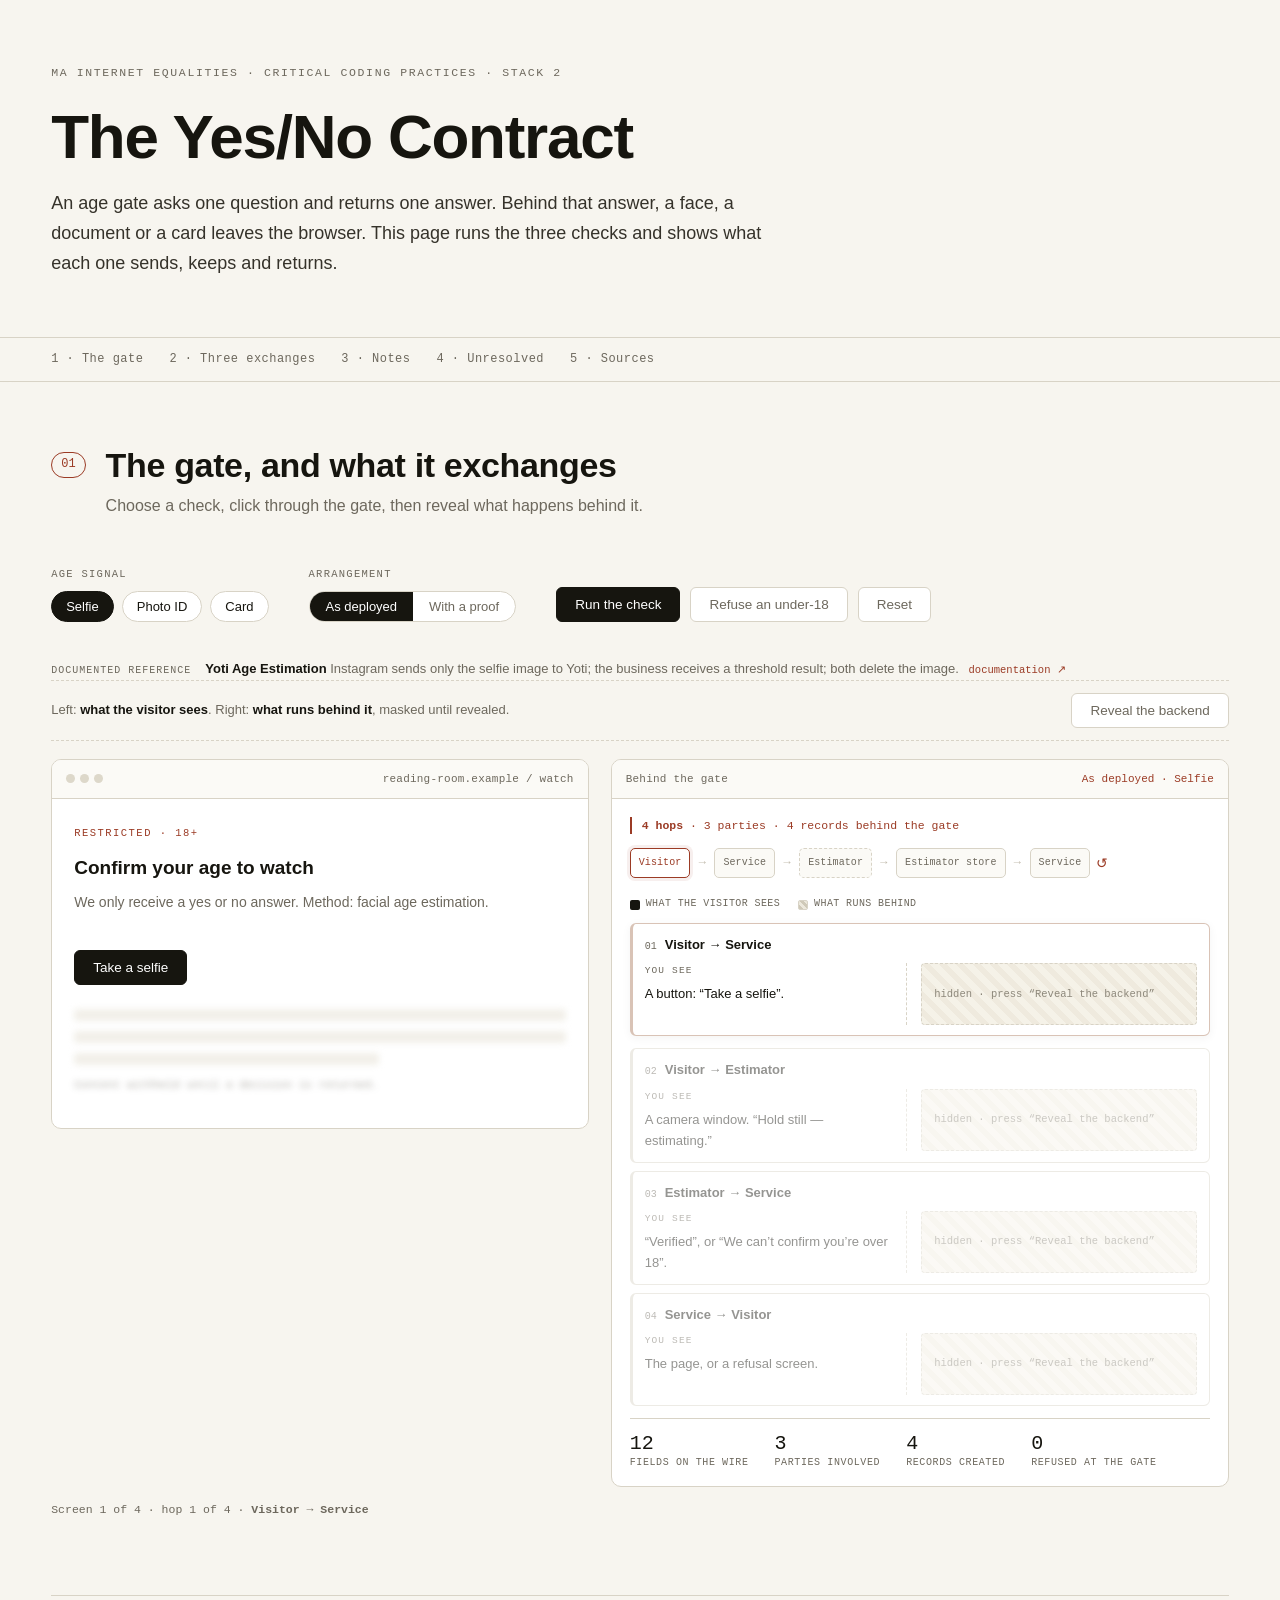
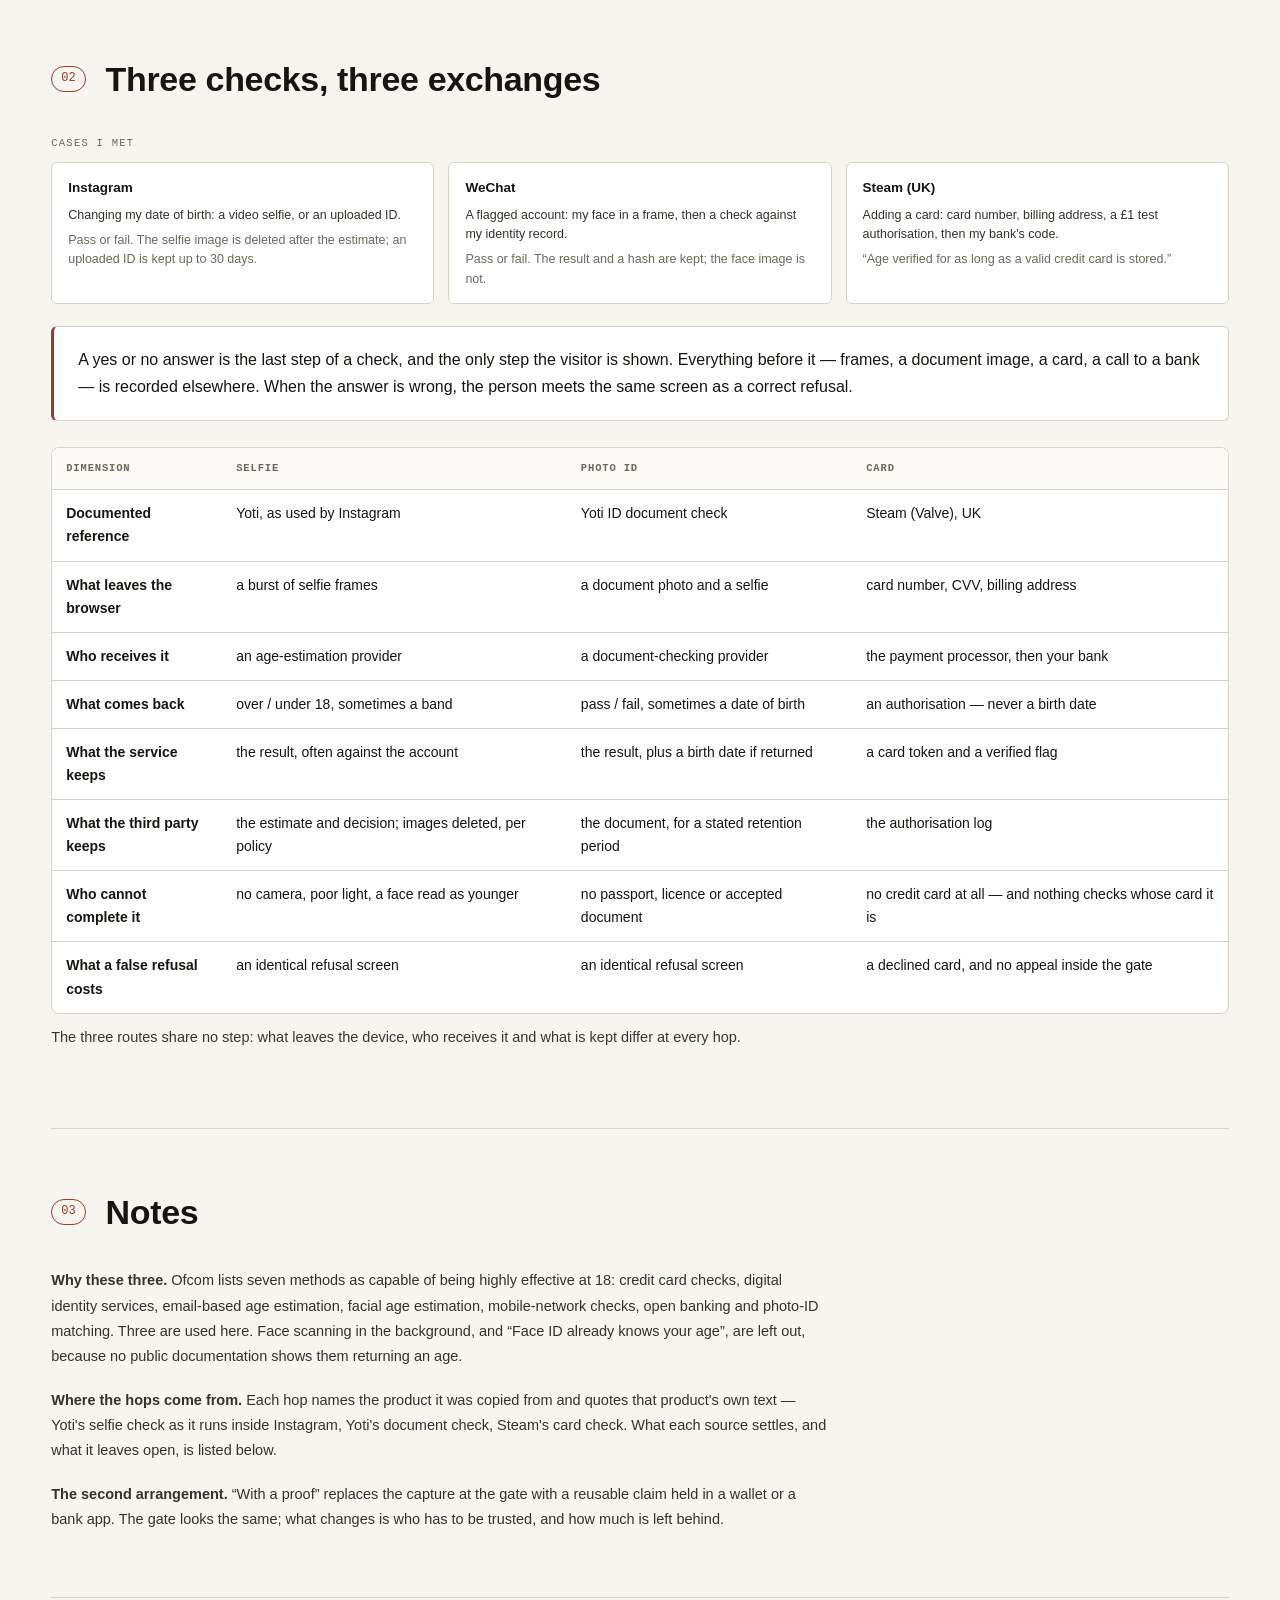
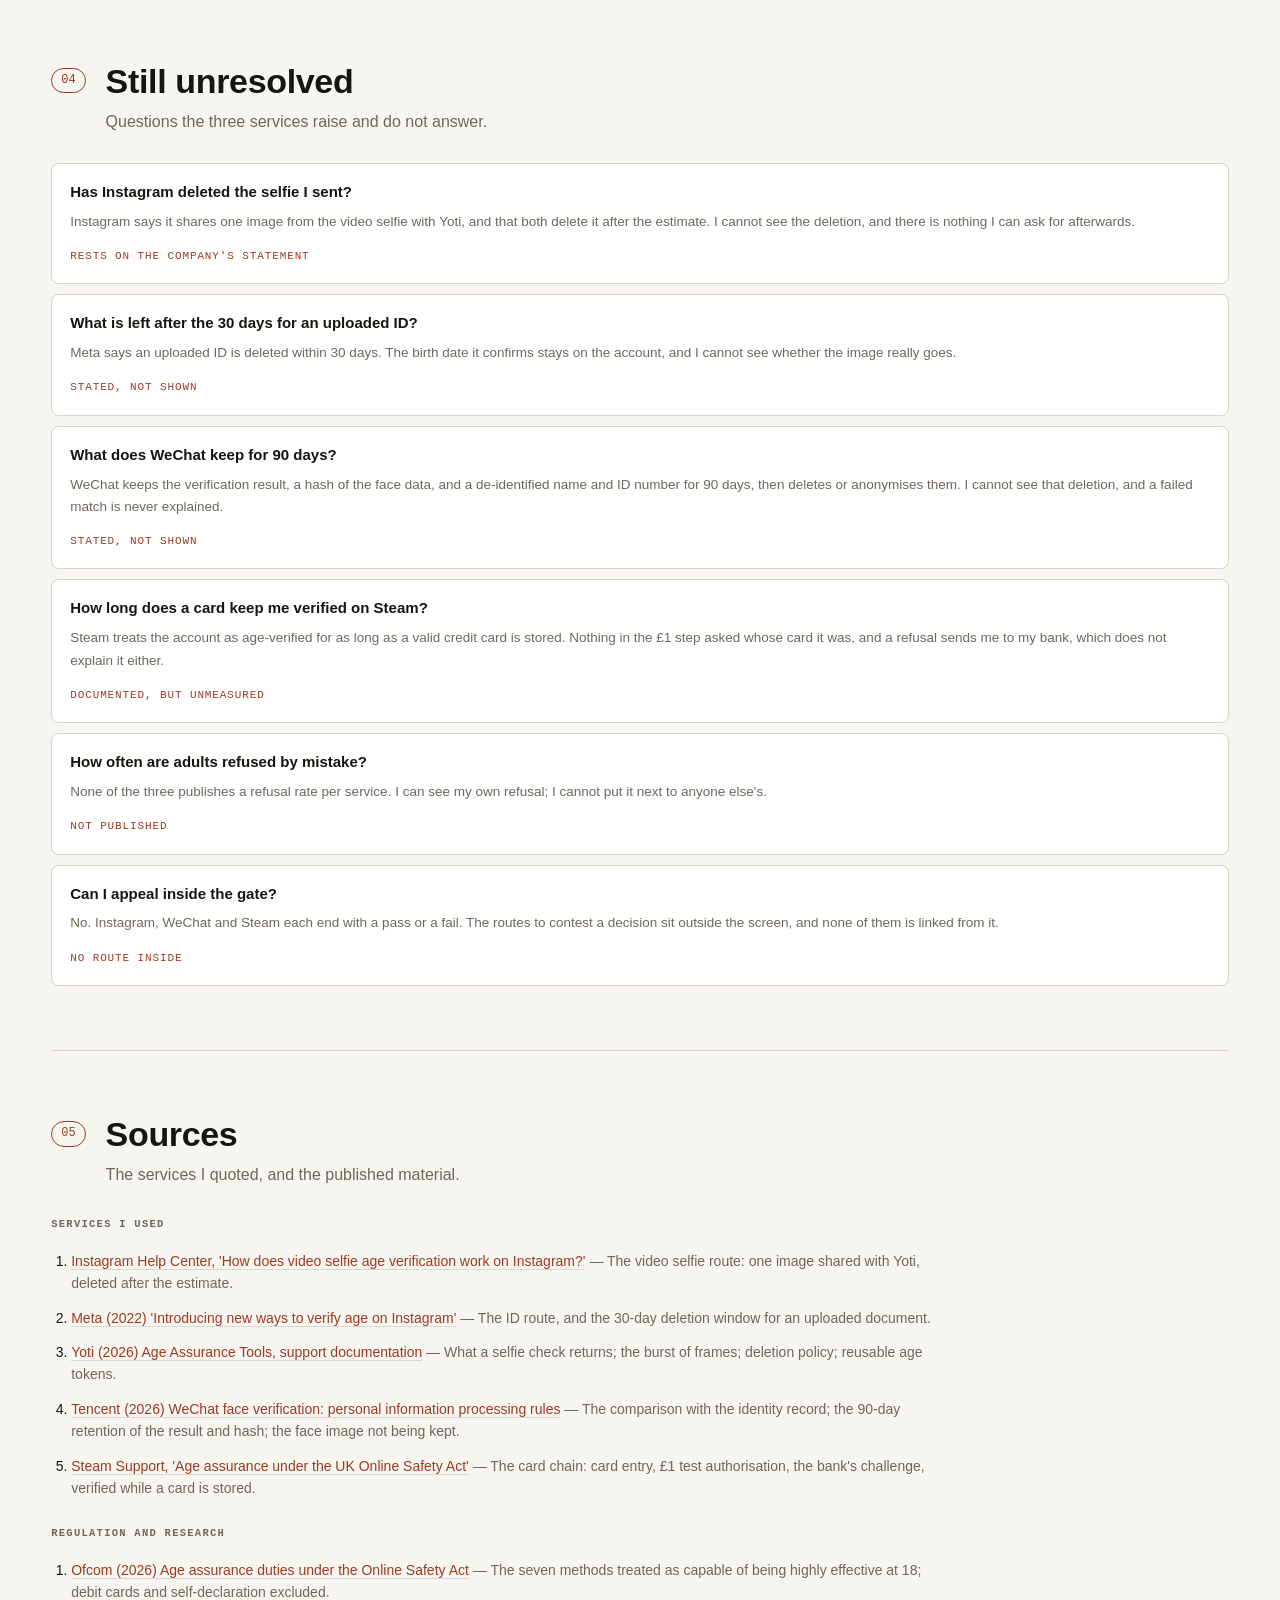
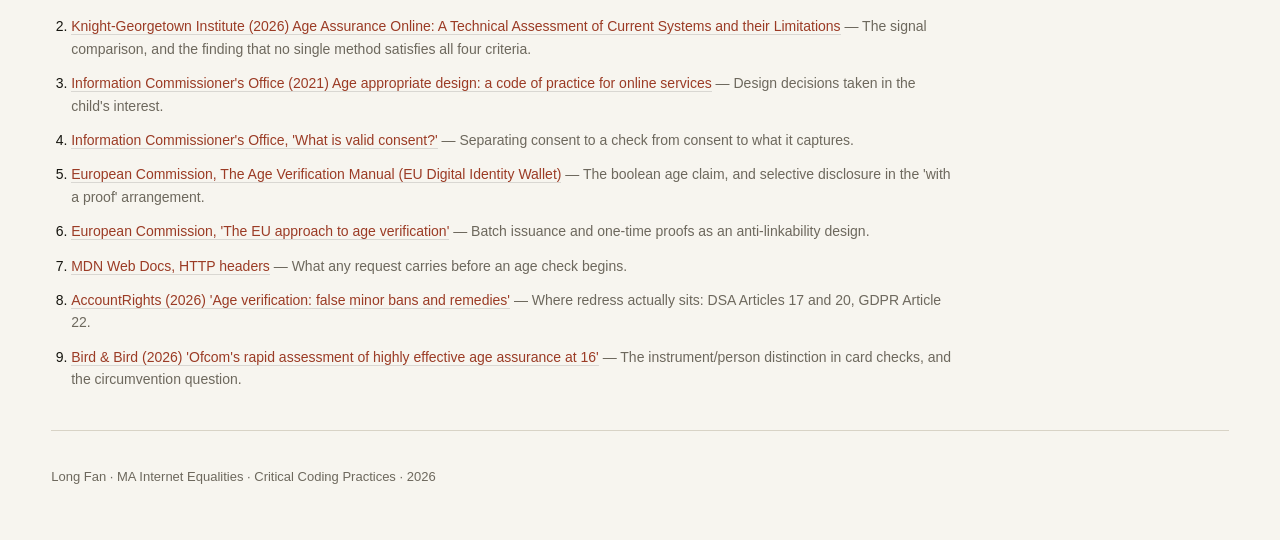
<file: prototype/index.html>
<!DOCTYPE html>
<html lang="en">
<head>
<meta charset="utf-8" />
<meta name="viewport" content="width=device-width, initial-scale=1" />
<title>The Yes/No Contract</title>
<link rel="stylesheet" href="css/styles.css" />
</head>
<body>

<header class="site-header">
  <div class="wrap">
    <p class="kicker">MA Internet Equalities · Critical Coding Practices · Stack 2</p>
    <h1>The Yes/No Contract</h1>
    <p class="lede">An age gate asks one question and returns one answer. Behind that answer, a face, a document
      or a card leaves the browser. This page runs the three checks and shows what each one sends, keeps and
      returns.</p>
  </div>
</header>

<nav class="site-nav">
  <div class="wrap">
    <a href="#gate">1 · The gate</a>
    <a href="#exchanges">2 · Three exchanges</a>
    <a href="#notes">3 · Notes</a>
    <a href="#unresolved">4 · Unresolved</a>
    <a href="#sources">5 · Sources</a>
  </div>
</nav>

<main class="wrap">

  <!-- ============ 1. GATE ============ -->
  <section id="gate" class="section">
    <div class="section-head">
      <span class="num">01</span>
      <div>
        <h2>The gate, and what it exchanges</h2>
        <p class="section-sub">Choose a check, click through the gate, then reveal what happens behind it.</p>
      </div>
    </div>

    <div class="controls">
      <div class="control-group">
        <label class="control-label">Age signal</label>
        <div id="method-chips" class="chips"></div>
      </div>
      <div class="control-group">
        <label class="control-label">Arrangement</label>
        <div class="segmented" role="tablist">
          <button class="seg is-active" data-view="default" role="tab">As deployed</button>
          <button class="seg" data-view="reworked" role="tab">With a proof</button>
        </div>
      </div>
      <div class="control-group control-actions">
        <button id="run" class="btn btn-primary">Run the check</button>
        <button id="wrong" class="btn btn-ghost" title="A 17-year-old, refused at the end of the check">Refuse an under-18</button>
        <button id="reset" class="btn btn-ghost">Reset</button>
      </div>
    </div>

    <div class="ref-strip">
      <span class="ref-label">Documented reference</span>
      <div class="ref-body">
        <strong id="ref-product">Yoti Age Estimation</strong>
        <span id="ref-detail">Selfie captured on the device; the business receives a threshold result.</span>
        <a id="ref-link" class="src-link" href="https://support.yoti.com/article-detail?articleId=ka0Py00000087WHIAY" target="_blank" rel="noopener">documentation ↗</a>
      </div>
    </div>

    <div class="reveal-bar">
      <div class="reveal-copy">
        Left: <strong>what the visitor sees</strong>. Right: <strong>what runs behind it</strong>, masked until revealed.
      </div>
      <button id="reveal" class="btn btn-ghost reveal-btn" aria-pressed="false">Reveal the backend</button>
    </div>

    <div id="stage" class="stage">
      <aside class="panel gate-panel">
        <div class="panel-head">
          <span class="dot-row"><i></i><i></i><i></i></span>
          <span class="panel-title" id="gate-host">reading-room.example / watch</span>
        </div>
        <div class="panel-body">
          <div id="gate-screen" class="gate-screen"></div>
          <div id="gate-content" class="gate-content is-locked">
            <div class="content-stub"></div>
            <div class="content-stub"></div>
            <div class="content-stub short"></div>
            <p class="locked-note">Content withheld until a decision is returned.</p>
          </div>
        </div>
      </aside>

      <div class="panel flow-panel">
        <div class="panel-head">
          <span class="panel-title">Behind the gate</span>
          <span id="view-label" class="panel-meta">As deployed</span>
        </div>
        <div class="panel-body">
          <div id="flow-gap" class="flow-gap"></div>
          <div id="flow-chain" class="flow-chain"></div>
          <div class="legend">
            <span class="legend-item"><i class="sw sw-see"></i>what the visitor sees</span>
            <span class="legend-item"><i class="sw sw-behind"></i>what runs behind</span>
          </div>
          <div id="flow-steps" class="flow-steps"></div>
          <div class="meters">
            <div class="meter"><span id="meter-fields">0</span><label>fields on the wire</label></div>
            <div class="meter"><span id="meter-parties">0</span><label>parties involved</label></div>
            <div class="meter"><span id="meter-records">0</span><label>records created</label></div>
            <div class="meter"><span id="meter-denied">0</span><label>refused at the gate</label></div>
          </div>
        </div>
      </div>
    </div>

    <p class="stage-caption" id="stage-caption">Click the gate's button to step through the exchange, screen by screen.</p>
  </section>

  <!-- ============ 2. EXCHANGES ============ -->
  <section id="exchanges" class="section">
    <div class="section-head">
      <span class="num">02</span>
      <div>
        <h2>Three checks, three exchanges</h2>
      </div>
    </div>

    <div class="cases">
      <p class="cases-label">Cases I met</p>
      <div id="case-list" class="case-list"></div>
    </div>

    <div class="claim-box">
      <p>A yes or no answer is the last step of a check, and the only step the visitor is shown. Everything
        before it — frames, a document image, a card, a call to a bank — is recorded elsewhere. When the answer
        is wrong, the person meets the same screen as a correct refusal.</p>
    </div>

    <div class="table-wrap">
      <table id="method-table" class="compare method-table">
        <thead><tr id="method-head"></tr></thead>
        <tbody></tbody>
      </table>
    </div>
    <p class="reading-note" id="method-reading"></p>
  </section>

  <!-- ============ 3. NOTES ============ -->
  <section id="notes" class="section">
    <div class="section-head">
      <span class="num">03</span>
      <div>
        <h2>Notes</h2>
      </div>
    </div>

    <div class="notes-body">
      <p><strong>Why these three.</strong> Ofcom lists seven methods as capable of being highly effective at 18:
        credit card checks, digital identity services, email-based age estimation, facial age estimation,
        mobile-network checks, open banking and photo-ID matching. Three are used here. Face scanning in the
        background, and “Face ID already knows your age”, are left out, because no public documentation shows
        them returning an age.</p>

      <p><strong>Where the hops come from.</strong> Each hop names the product it was copied from and quotes that
        product's own text — Yoti's selfie check as it runs inside Instagram, Yoti's document check, Steam's
        card check. What each source settles, and what it leaves open, is listed below.</p>

      <p><strong>The second arrangement.</strong> “With a proof” replaces the capture at the gate with a reusable
        claim held in a wallet or a bank app. The gate looks the same; what changes is who has to be trusted, and
        how much is left behind.</p>
    </div>
  </section>

  <!-- ============ 4. UNRESOLVED ============ -->
  <section id="unresolved" class="section">
    <div class="section-head">
      <span class="num">04</span>
      <div>
        <h2>Still unresolved</h2>
        <p class="section-sub">Questions the three services raise and do not answer.</p>
      </div>
    </div>
    <div id="unresolved-list" class="qa-list"></div>
  </section>

  <!-- ============ 5. SOURCES ============ -->
  <section id="sources" class="section">
    <div class="section-head">
      <span class="num">05</span>
      <div>
        <h2>Sources</h2>
        <p class="section-sub">The services I quoted, and the published material.</p>
      </div>
    </div>
    <div id="source-groups" class="source-groups"></div>

    <footer class="site-footer">
      <p>Long Fan · MA Internet Equalities · Critical Coding Practices · 2026</p>
    </footer>
  </section>

</main>

<script src="js/data/age-assurance-flow.js"></script>
<script src="js/app.js"></script>
</body>
</html>
</file>
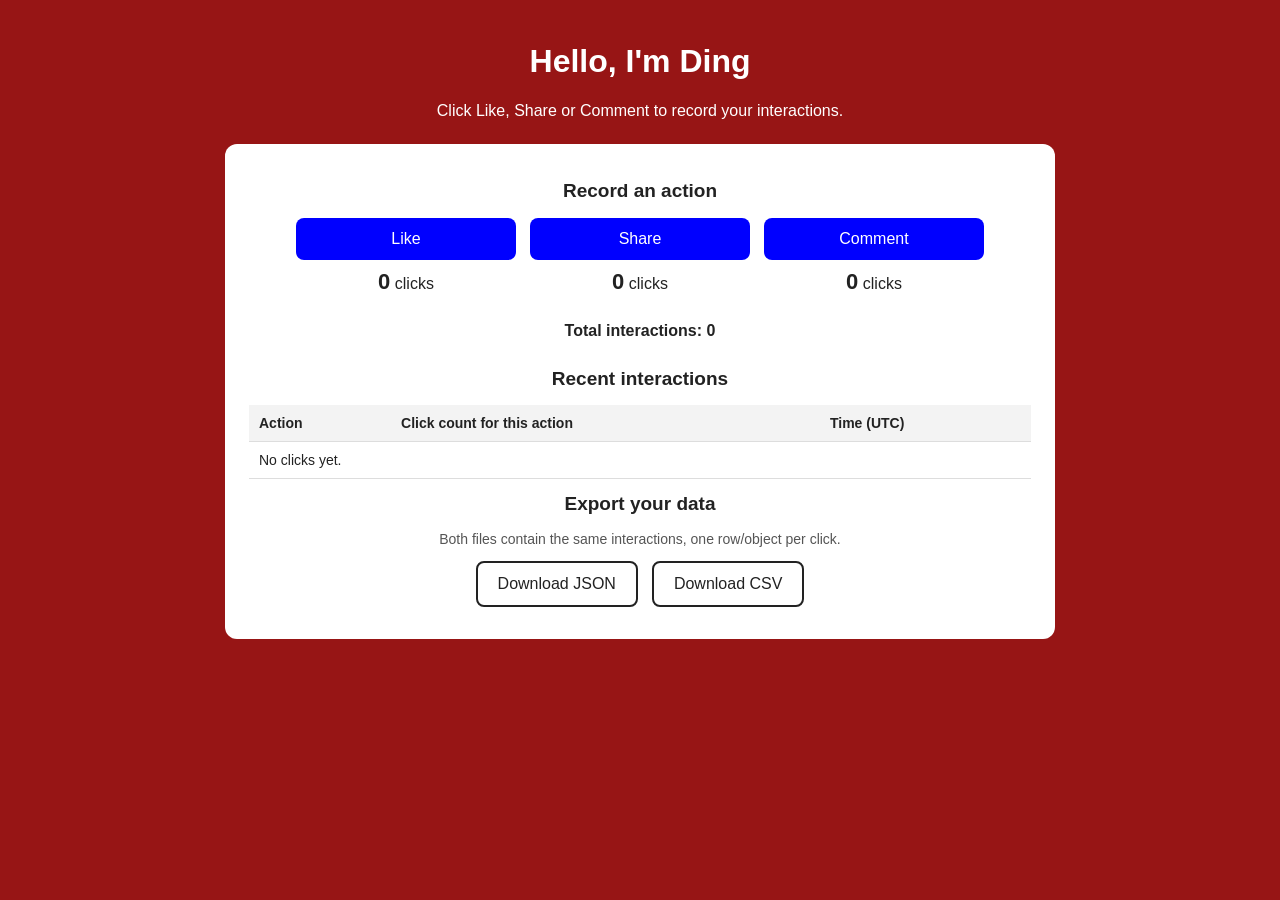
<file: weekly-tasks/week-3/index.html>
<!DOCTYPE html>
<html lang="en">
<head>
  <meta charset="UTF-8">
  <meta name="viewport" content="width=device-width, initial-scale=1.0">
  <title>My First Page | User Actions</title>
  <link rel="stylesheet" href="style.css">
  <script src="script.js" defer></script>
</head>
<body>
  <h1>Hello, I'm Ding</h1>
  <p class="intro">Click Like, Share or Comment to record your interactions.</p>

  <main class="panel">
    <h2>Record an action</h2>
    <div class="action-row">
      <div class="action-item">
        <button id="like-button" class="my-button" type="button">Like</button>
        <p><strong id="like-count">0</strong> clicks</p>
      </div>
      <div class="action-item">
        <button id="share-button" class="my-button" type="button">Share</button>
        <p><strong id="share-count">0</strong> clicks</p>
      </div>
      <div class="action-item">
        <button id="comment-button" class="my-button" type="button">Comment</button>
        <p><strong id="comment-count">0</strong> clicks</p>
      </div>
    </div>
    <p id="total-count" class="total-count" aria-live="polite">Total interactions: 0</p>

    <h2>Recent interactions</h2>
    <div class="table-wrapper">
      <table>
        <thead>
          <tr><th>Action</th><th>Click count for this action</th><th>Time (UTC)</th></tr>
        </thead>
        <tbody id="interactions-body">
          <tr><td colspan="3">No clicks yet.</td></tr>
        </tbody>
      </table>
    </div>

    <h2>Export your data</h2>
    <p class="small-note">Both files contain the same interactions, one row/object per click.</p>
    <div class="download-row">
      <button id="download-json-button" class="download-button" type="button">Download JSON</button>
      <button id="download-csv-button" class="download-button" type="button">Download CSV</button>
    </div>
  </main>
</body>
</html>
</file>
<file: prototype/css/styles.css>
:root {
  --paper: #f7f5ef;
  --ink: #16150f;
  --muted: #6d685d;
  --line: #d8d3c6;
  --accent: #9b3b25;
  --accent-soft: #f0e2dc;
  --dark: #1d1f1c;
  --dark-2: #23261f;
  --mono: ui-monospace, "SF Mono", "Cascadia Mono", Menlo, Consolas, monospace;
  --sans: "Helvetica Neue", Arial, "PingFang SC", "Microsoft YaHei", sans-serif;
}

* { box-sizing: border-box; }

html { scroll-behavior: smooth; }

body {
  margin: 0;
  background: var(--paper);
  color: var(--ink);
  font-family: var(--sans);
  font-size: 16px;
  line-height: 1.65;
  -webkit-font-smoothing: antialiased;
}

.wrap { width: min(1180px, 92vw); margin: 0 auto; }

/* ---------- header ---------- */
.site-header { padding: 64px 0 40px; border-bottom: 1px solid var(--line); }
.kicker {
  font-family: var(--mono);
  font-size: 11.5px;
  letter-spacing: .14em;
  text-transform: uppercase;
  color: var(--muted);
  margin: 0 0 22px;
}
h1 {
  font-size: clamp(34px, 5.4vw, 62px);
  line-height: 1.04;
  letter-spacing: -0.02em;
  margin: 0 0 20px;
  font-weight: 600;
}
.lede {
  max-width: 720px;
  font-size: 18px;
  color: #35322a;
  margin: 0 0 18px;
}
.lede em { font-style: italic; }
.disclaimer {
  font-family: var(--mono);
  font-size: 12px;
  line-height: 1.6;
  color: var(--muted);
  max-width: 760px;
  border-left: 2px solid var(--accent);
  padding-left: 12px;
  margin: 0;
}

/* ---------- nav ---------- */
.site-nav {
  position: sticky;
  top: 0;
  z-index: 40;
  background: rgba(247,245,239,.92);
  backdrop-filter: blur(8px);
  border-bottom: 1px solid var(--line);
}
.site-nav .wrap { display: flex; gap: 26px; padding: 12px 0; overflow-x: auto; }
.site-nav a {
  font-family: var(--mono);
  font-size: 12px;
  letter-spacing: .04em;
  color: var(--muted);
  text-decoration: none;
  white-space: nowrap;
}
.site-nav a:hover { color: var(--accent); }

/* ---------- sections ---------- */
.section { padding: 64px 0; border-bottom: 1px solid var(--line); }
.section-head { display: flex; gap: 20px; align-items: flex-start; margin-bottom: 28px; }
.num {
  font-family: var(--mono);
  font-size: 12px;
  color: var(--accent);
  border: 1px solid var(--accent);
  border-radius: 999px;
  padding: 2px 9px;
  margin-top: 6px;
  flex: none;
}
h2 { font-size: clamp(24px, 3vw, 34px); line-height: 1.15; margin: 0 0 8px; font-weight: 600; letter-spacing: -0.01em; }
.section-sub { color: var(--muted); max-width: 720px; margin: 0; }
h3 { font-size: 18px; margin: 0 0 10px; font-weight: 600; }
.sub-head { margin: 44px 0 14px; }

/* ---------- controls ---------- */
.controls {
  display: flex;
  flex-wrap: wrap;
  gap: 24px 40px;
  align-items: flex-end;
  padding: 18px 0 26px;
}
.control-group { display: flex; flex-direction: column; gap: 8px; }
.control-label {
  font-family: var(--mono);
  font-size: 10.5px;
  letter-spacing: .12em;
  text-transform: uppercase;
  color: var(--muted);
}
.chips { display: flex; gap: 8px; flex-wrap: wrap; }
.chip {
  font-family: var(--sans);
  font-size: 13px;
  padding: 7px 14px;
  border: 1px solid var(--line);
  background: #fff;
  border-radius: 999px;
  cursor: pointer;
  color: var(--ink);
  transition: .15s;
}
.chip:hover { border-color: var(--ink); }
.chip.is-active { background: var(--ink); color: #fff; border-color: var(--ink); }

.segmented { display: flex; border: 1px solid var(--line); border-radius: 999px; overflow: hidden; background: #fff; }
.seg {
  font-size: 13px;
  padding: 7px 16px;
  border: 0;
  background: transparent;
  cursor: pointer;
  color: var(--muted);
}
.seg.is-active { background: var(--ink); color: #fff; }

.control-actions { flex-direction: row; gap: 10px; }
.btn {
  font-family: var(--sans);
  font-size: 13.5px;
  padding: 9px 18px;
  border-radius: 6px;
  border: 1px solid var(--ink);
  background: #fff;
  cursor: pointer;
  transition: .15s;
}
.btn-primary { background: var(--ink); color: #fff; }
.btn-primary:hover { background: var(--accent); border-color: var(--accent); }
.btn-ghost { border-color: var(--line); color: var(--muted); }
.btn-ghost:hover { color: var(--ink); border-color: var(--ink); }
.btn:disabled { opacity: .4; cursor: not-allowed; }

/* ---------- stage ---------- */
.stage { display: grid; grid-template-columns: 1fr 1.15fr; gap: 22px; align-items: start; }
@media (min-width: 901px) {
  .gate-panel { position: sticky; top: 66px; }
}
.panel {
  border: 1px solid var(--line);
  border-radius: 10px;
  background: #fff;
  overflow: hidden;
}
.gate-panel .panel-body { padding: 26px 22px 22px; }
.panel-head {
  display: flex;
  align-items: center;
  justify-content: space-between;
  gap: 12px;
  padding: 10px 14px;
  border-bottom: 1px solid var(--line);
  background: #fbfaf6;
}
.dot-row { display: inline-flex; gap: 5px; }
.dot-row i { width: 9px; height: 9px; border-radius: 50%; background: #ddd8ca; display: block; }
.panel-title { font-family: var(--mono); font-size: 11px; color: var(--muted); letter-spacing: .02em; }
.panel-meta { font-family: var(--mono); font-size: 11px; color: var(--accent); }

.gate-screen { position: relative; }
.gate-eyebrow { font-family: var(--mono); font-size: 10.5px; letter-spacing: .14em; text-transform: uppercase; color: var(--accent); margin: 0 0 10px; }
.gate-title { font-size: 22px; }
.gate-copy { color: var(--muted); font-size: 14px; margin: 0 0 18px; }
.gate-actions { display: flex; align-items: center; gap: 10px; flex-wrap: wrap; }
.ghost-field {
  font-family: var(--mono);
  font-size: 11px;
  color: var(--muted);
  border: 1px dashed var(--line);
  border-radius: 4px;
  padding: 6px 10px;
}

.gate-content { margin-top: 24px; }
.gate-content.is-locked { filter: blur(3px); opacity: .55; }
.content-stub { height: 12px; background: #e7e3d7; border-radius: 3px; margin-bottom: 10px; }
.content-stub.short { width: 62%; }
.locked-note { font-family: var(--mono); font-size: 11px; color: var(--muted); }

.gate-result {
  margin-top: 18px;
  padding: 14px 16px;
  border-radius: 8px;
  font-size: 14px;
}
.gate-result.is-pass { background: #e8efe2; border: 1px solid #b7caab; }
.gate-result.is-fail { background: var(--accent-soft); border: 1px solid #d9a48f; }
.gate-result strong { display: block; font-size: 15px; margin-bottom: 4px; }

/* ---------- gate screens ---------- */
.gate-screen h3 { font-size: 19px; margin: 0 0 8px; }
.gate-next { margin-top: 18px; }

.cam-frame {
  position: relative;
  margin-top: 18px;
  height: 132px;
  border: 1px dashed var(--line);
  border-radius: 8px;
  background: repeating-linear-gradient(135deg, #f4f1e8, #f4f1e8 8px, #eeeade 8px, #eeeade 9px);
  display: flex;
  align-items: center;
  justify-content: center;
}
.cam-label { font-family: var(--mono); font-size: 10.5px; color: var(--muted); text-align: center; padding: 0 16px; }
.cam-scan {
  position: absolute;
  inset: 26px auto 26px 50%;
  width: 96px;
  transform: translateX(-50%);
  border: 1px solid var(--accent);
  border-radius: 50% / 60%;
  opacity: .35;
}

.doc-frame { display: flex; gap: 12px; margin-top: 18px; }
.doc-frame .slot {
  flex: 1;
  height: 90px;
  border: 1px dashed var(--line);
  border-radius: 8px;
  background: #f7f4ec;
  display: flex;
  align-items: center;
  justify-content: center;
  font-family: var(--mono);
  font-size: 10.5px;
  color: var(--muted);
}

.card-skel {
  display: grid;
  grid-template-columns: 1fr 84px 72px;
  gap: 8px;
  margin-top: 18px;
}
.card-skel span {
  font-family: var(--mono);
  font-size: 10.5px;
  color: var(--muted);
  border: 1px dashed var(--line);
  border-radius: 5px;
  padding: 9px 10px;
  background: #f7f4ec;
}
.card-skel .wide { grid-column: 1 / -1; }

.proc-dots { display: flex; gap: 7px; margin: 22px 0 4px; }
.proc-dots i {
  width: 8px; height: 8px; border-radius: 50%;
  background: var(--accent);
  opacity: .25;
  animation: proc 1.1s infinite;
}
.proc-dots i:nth-child(2) { animation-delay: .18s; }
.proc-dots i:nth-child(3) { animation-delay: .36s; }
@keyframes proc { 0%, 100% { opacity: .2; } 45% { opacity: .9; } }

.otp-row { display: flex; gap: 8px; align-items: center; margin-top: 20px; flex-wrap: wrap; }
.otp-row b {
  width: 30px; height: 38px;
  border: 1px solid var(--line);
  border-radius: 5px;
  display: flex; align-items: center; justify-content: center;
  font-family: var(--mono); font-size: 13px; color: var(--muted);
  background: #fff;
}
.otp-row span { font-family: var(--mono); font-size: 10.5px; color: var(--muted); flex: 1 1 120px; }

.proof-card {
  margin-top: 18px;
  border: 1px solid var(--ink);
  border-radius: 10px;
  padding: 14px 16px;
  background: #fff;
  display: flex;
  flex-direction: column;
  gap: 4px;
}
.proof-card b { font-size: 20px; letter-spacing: -.01em; }
.proof-card span { font-family: var(--mono); font-size: 10.5px; color: var(--muted); }
.proof-card.bank { border-color: var(--accent); }

/* ---------- flow ---------- */
.flow-panel .panel-body { padding: 18px 18px 14px; }
.flow-chain {
  display: flex;
  align-items: center;
  gap: 6px;
  flex-wrap: wrap;
  row-gap: 6px;
  margin-bottom: 18px;
}
.node { flex: 0 0 auto; }
.node {
  font-family: var(--mono);
  font-size: 10px;
  letter-spacing: .01em;
  padding: 6px 8px;
  border: 1px solid var(--line);
  border-radius: 5px;
  background: #fbfaf6;
  color: var(--muted);
  transition: .25s;
}
.node.is-on { border-color: var(--accent); color: var(--accent); background: #fff; box-shadow: 0 0 0 3px rgba(155,59,37,.08); }
.node.is-third { border-style: dashed; }
.arrow { color: #c3bdaf; font-size: 12px; }
.arrow.loop { color: var(--accent); font-size: 14px; }

.flow-steps { display: flex; flex-direction: column; gap: 8px; }
.step {
  border: 1px solid var(--line);
  border-left: 3px solid var(--line);
  border-radius: 6px;
  padding: 10px 12px;
  background: #fff;
  opacity: .45;
  transform: translateY(4px);
  transition: .3s;
}
.step.is-on { opacity: 1; transform: none; border-left-color: var(--accent); }
.step.is-current { border-color: #d9c3b6; box-shadow: 0 2px 10px rgba(31,30,26,.05); }
.step-head { display: flex; align-items: baseline; gap: 8px; }
.step-index { font-family: var(--mono); font-size: 10px; color: var(--muted); }
.step-route { font-size: 13px; font-weight: 600; }
.step-action { font-size: 13px; color: var(--muted); margin: 3px 0 6px; }
.fields { display: flex; flex-wrap: wrap; gap: 5px; }
.field {
  font-family: var(--mono);
  font-size: 10.5px;
  background: #f2efe4;
  border-radius: 3px;
  padding: 2px 6px;
  color: #4b463a;
}
.step-note { font-size: 11.5px; color: var(--muted); margin-top: 6px; }
.step-note b { color: var(--accent); font-weight: 600; }
.step-real { font-size: 11.5px; color: var(--ink); margin-top: 8px; padding-top: 8px; border-top: 1px dotted var(--line); }
.step-real b { color: var(--accent); font-weight: 600; }

.meters { display: flex; gap: 26px; flex-wrap: wrap; margin-top: 16px; padding-top: 14px; border-top: 1px solid var(--line); }
.meter { display: flex; flex-direction: column; }
.meter span { font-family: var(--mono); font-size: 20px; line-height: 1.1; }
.meter label { font-family: var(--mono); font-size: 10px; color: var(--muted); letter-spacing: .06em; text-transform: uppercase; }

.stage-caption { font-family: var(--mono); font-size: 11.5px; color: var(--muted); margin-top: 14px; }

/* ---------- issue ---------- */
.claim-box {
  border: 1px solid var(--line);
  border-left: 3px solid var(--accent);
  background: #fff;
  padding: 20px 24px;
  border-radius: 6px;
  margin-bottom: 26px;
}
.claim-box p { margin: 0; }

.grid-2 { display: grid; grid-template-columns: 1fr 1fr; gap: 18px; }
.card { border: 1px solid var(--line); border-radius: 8px; padding: 18px 20px; background: #fff; }
.plain-list { margin: 0; padding-left: 18px; }
.plain-list li { margin-bottom: 6px; font-size: 14px; }
.muted-list li { color: var(--muted); }

.table-wrap { overflow-x: auto; border: 1px solid var(--line); border-radius: 8px; background: #fff; }
table { border-collapse: collapse; width: 100%; font-size: 14px; }
th, td { text-align: left; padding: 12px 14px; border-bottom: 1px solid var(--line); vertical-align: top; }
th {
  font-family: var(--mono);
  font-size: 10.5px;
  letter-spacing: .08em;
  text-transform: uppercase;
  color: var(--muted);
  background: #fbfaf6;
  position: sticky;
  top: 0;
}
tr:last-child td { border-bottom: 0; }
td .note { display: block; font-size: 11.5px; color: var(--muted); margin-top: 4px; }
.reading-note { font-size: 14.5px; color: #3b372d; margin-top: 12px; }

.callout {
  margin-top: 34px;
  border: 1px solid var(--line);
  border-radius: 8px;
  padding: 22px 24px;
  background: var(--dark);
  color: #eee9dd;
}
.callout h3 { color: #fff; }
.callout p { margin: 0; color: #cfc9ba; font-size: 14.5px; }

/* ---------- evidence ---------- */
.evidence th:nth-child(1) { width: 92px; }
.evidence th:nth-child(2) { width: 38%; }
.evidence th:nth-child(3) { width: 27%; }
.evidence th:nth-child(4) { width: 27%; }
.evidence td:nth-child(4) { color: var(--muted); }
.src-link { font-family: var(--mono); font-size: 10.5px; color: var(--accent); text-decoration: none; display: inline-block; margin-top: 4px; }
.src-link:hover { text-decoration: underline; }

/* ---------- unresolved ---------- */
.qa-list { display: flex; flex-direction: column; gap: 10px; }
.qa { border: 1px solid var(--line); border-radius: 8px; background: #fff; padding: 16px 18px; }
.qa-q { font-size: 15px; font-weight: 600; margin: 0 0 6px; }
.qa-why { font-size: 13.5px; color: var(--muted); margin: 0 0 8px; }
.qa-status { font-family: var(--mono); font-size: 11px; color: var(--accent); text-transform: uppercase; letter-spacing: .08em; }

/* ---------- sources ---------- */
.source-groups { max-width: 900px; }
.src-group h3 {
  font-family: var(--mono);
  font-size: 10.5px;
  letter-spacing: .12em;
  text-transform: uppercase;
  color: var(--muted);
  margin: 26px 0 8px;
  font-weight: 600;
}
.src-group:first-child h3 { margin-top: 0; }
.source-list { padding-left: 20px; }
.source-list li { margin-bottom: 12px; font-size: 14px; line-height: 1.6; }
.source-list li .note { color: var(--muted); }
.source-list a { color: var(--accent); text-decoration: none; border-bottom: 1px solid rgba(0,0,0,.12); }
.source-list a:hover { border-bottom-color: var(--accent); }


/* ---------- footer ---------- */
.section#sources { border-bottom: 0; padding-bottom: 40px; }
.site-footer { margin-top: 40px; padding-top: 22px; border-top: 1px solid var(--line); color: var(--muted); font-size: 13px; }
.tiny { font-family: var(--mono); font-size: 11px; }

/* ---------- reproducible states (screenshots / testing) ---------- */
body.no-anim *,
body.no-anim *::before,
body.no-anim *::after { transition: none !important; animation: none !important; }

/* ---------- research summary ---------- */
.summary-box {
  margin: 44px 0 0;
  padding: 22px 26px;
  border: 1px solid var(--line);
  border-left: 3px solid var(--accent);
  border-radius: 8px;
  background: #fff;
}
.summary-box .tag {
  display: block;
  font-family: var(--mono);
  font-size: 10.5px;
  letter-spacing: .12em;
  text-transform: uppercase;
  color: var(--muted);
  margin-bottom: 10px;
}
.summary-box h2 { font-size: 20px; margin: 0 0 12px; }
.summary-box p { margin: 0 0 10px; font-size: 14.5px; color: #35322a; }
.summary-box p:last-child { margin-bottom: 0; }

/* ---------- responsive ---------- */
@media (max-width: 900px) {
  .stage { grid-template-columns: 1fr; }
  .grid-2 { grid-template-columns: 1fr; }
  .section { padding: 44px 0; }
  .site-header { padding: 40px 0 28px; }
}

@media (max-width: 640px) {
  body { overflow-x: hidden; }
  .wrap { width: 90vw; }
  .site-header { padding: 30px 0 24px; }
  .kicker { font-size: 10px; letter-spacing: .08em; margin-bottom: 14px; }
  h1 { font-size: 30px; }
  .lede { font-size: 15.5px; line-height: 1.55; }
  .disclaimer { font-size: 11px; padding-left: 10px; }
  .site-nav .wrap { gap: 16px; }
  .site-nav a { font-size: 11px; }
  .section { padding: 34px 0; }
  .section-head { gap: 10px; }
  .num { font-size: 10px; padding: 2px 7px; margin-top: 4px; }
  h2 { font-size: 21px; }
  .section-sub { font-size: 13.5px; }
  h3 { font-size: 16px; }
  .controls { gap: 14px 16px; }
  .control-label { font-size: 10px; letter-spacing: .08em; }
  .chip { font-size: 12px; padding: 6px 10px; }
  .btn { font-size: 12.5px; padding: 8px 12px; }
  .seg { font-size: 11.5px; padding: 7px 10px; }
  .stage { gap: 14px; }
  .panel-title, .panel-meta { font-size: 10px; }
  .gate-screen h3 { font-size: 17px; }
  .gate-copy { font-size: 13px; }
  .node { font-size: 10.5px; padding: 5px 7px; }
  .arrow { font-size: 10px; }
  .meter span { font-size: 17px; }
  .meters { gap: 14px; }
  .summary-box { margin-top: 30px; padding: 16px 18px; }
  .summary-box h2 { font-size: 17px; }
  .summary-box p { font-size: 13px; }
  .claim-box { padding: 16px 18px; }
  .claim-box p { font-size: 13.5px; }
  .card { padding: 14px 16px; }
  .plain-list li { font-size: 12.5px; }
  .table-wrap table { min-width: 520px; }
  th, td { padding: 9px 10px; font-size: 12px; }
  .callout { padding: 18px; }
  .callout h3 { font-size: 16px; }
  .callout p { font-size: 13px; }
  .qa-list { gap: 8px; }
  .source-list li { font-size: 12px; }
  .disclaimer, .src-link, .summary-box p { overflow-wrap: anywhere; }
}

/* ---------- reveal control ---------- */
.reveal-bar {
  display: flex;
  align-items: center;
  justify-content: space-between;
  gap: 16px;
  padding: 12px 0;
  margin-bottom: 18px;
  border-top: 1px dashed var(--line);
  border-bottom: 1px dashed var(--line);
}
.reveal-copy { font-size: 13px; color: var(--muted); max-width: 66ch; }
.reveal-copy strong { color: var(--ink); font-weight: 600; }
.reveal-btn { flex: none; }
.reveal-btn[aria-pressed="true"] { background: var(--ink); color: #fff; border-color: var(--ink); }

/* ---------- documented reference strip ---------- */
.ref-strip {
  display: flex;
  gap: 14px;
  align-items: baseline;
  padding: 11px 0 0;
  margin-bottom: 0;
}
.ref-label {
  font-family: var(--mono);
  font-size: 10px;
  letter-spacing: .1em;
  text-transform: uppercase;
  color: var(--muted);
  flex: none;
  padding-top: 2px;
}
.ref-body { font-size: 13px; color: var(--muted); line-height: 1.55; }
.ref-body strong { color: var(--ink); font-weight: 600; }
.ref-body .src-link { margin-top: 0; margin-left: 6px; }

/* ---------- the gap ---------- */
.flow-gap {
  font-family: var(--mono);
  font-size: 11.5px;
  line-height: 1.5;
  color: var(--accent);
  border-left: 2px solid var(--accent);
  padding-left: 10px;
  margin-bottom: 14px;
}
.legend { display: flex; gap: 18px; margin: 0 0 10px; }
.legend-item {
  display: inline-flex;
  align-items: center;
  gap: 6px;
  font-family: var(--mono);
  font-size: 10px;
  letter-spacing: .04em;
  text-transform: uppercase;
  color: var(--muted);
}
.sw { width: 10px; height: 10px; display: inline-block; border-radius: 2px; }
.sw-see { background: var(--ink); }
.sw-behind { background: repeating-linear-gradient(45deg, #cfc9b8, #cfc9b8 3px, #ece8dc 3px, #ece8dc 6px); border: 1px solid var(--line); }

/* ---------- steps with two halves ---------- */
.step-grid {
  display: grid;
  grid-template-columns: 0.92fr 1.08fr;
  gap: 14px;
  margin-top: 8px;
  align-items: start;
}
.see-col { min-width: 0; }
.col-label {
  display: block;
  font-family: var(--mono);
  font-size: 9.5px;
  letter-spacing: .12em;
  text-transform: uppercase;
  color: var(--muted);
  margin-bottom: 4px;
}
.see-text { margin: 0; font-size: 13px; color: var(--ink); }
.right-col { border-left: 1px dashed var(--line); padding-left: 14px; min-width: 0; }
.behind { display: none; }
.mask {
  display: flex;
  align-items: center;
  min-height: 62px;
  padding: 10px 12px;
  border: 1px dashed var(--line);
  border-radius: 4px;
  font-family: var(--mono);
  font-size: 10.5px;
  color: #8d887b;
  background: repeating-linear-gradient(45deg, #f5f2e8, #f5f2e8 6px, #efeade 6px, #efeade 12px);
}
.stage.reveal .behind { display: block; }
.stage.reveal .mask { display: none; }
.step-source {
  margin-left: auto;
  font-family: var(--mono);
  font-size: 10px;
  color: var(--muted);
  text-decoration: none;
  border: 1px solid var(--line);
  border-radius: 3px;
  padding: 1px 6px;
}
.step-source:hover { color: var(--accent); border-color: var(--accent); }
.step .record b { color: var(--ink); }

/* ---------- notes ---------- */
/* ---------- cases ---------- */
.cases { margin: 0 0 22px; }
.cases-label {
  font-family: var(--mono); font-size: 10.5px; letter-spacing: .12em;
  text-transform: uppercase; color: var(--muted); margin: 0 0 10px;
}
.case-list { display: grid; grid-template-columns: repeat(3, 1fr); gap: 14px; }
.case {
  background: #fff; border: 1px solid var(--line); border-radius: 6px;
  padding: 14px 16px; display: flex; flex-direction: column; gap: 6px;
}
.case strong { font-size: 13.5px; }
.case span { font-size: 12.5px; line-height: 1.55; color: #35322a; }
.case-back { color: var(--muted) !important; }
@media (max-width: 760px) { .case-list { grid-template-columns: 1fr; } }

.notes-body { max-width: 780px; }
.notes-body p { margin: 0 0 18px; font-size: 14.5px; line-height: 1.75; color: #35322a; }
.notes-body p:last-child { margin-bottom: 0; }

/* ---------- three methods ---------- */
.method-table td:first-child { width: 170px; }
.method-note {
  margin-top: 14px;
  padding: 16px 20px;
  background: #fff;
  border: 1px solid var(--line);
  border-left: 3px solid var(--accent);
  border-radius: 6px;
}
.method-note p { margin: 0; font-size: 13.5px; color: #35322a; }
.card-tag {
  font-family: var(--mono);
  font-size: 10px;
  letter-spacing: .08em;
  color: var(--accent);
  border: 1px solid var(--accent);
  border-radius: 999px;
  padding: 2px 8px;
  vertical-align: 3px;
  margin-left: 4px;
}
.ev-method {
  font-family: var(--mono);
  font-size: 10.5px;
  color: var(--muted);
  white-space: nowrap;
}
.evidence .ev-method { width: 92px; }

@media (max-width: 760px) {
  .reveal-bar { flex-direction: column; align-items: stretch; }
  .reveal-btn { align-self: flex-start; }
  .step-grid { grid-template-columns: 1fr; gap: 8px; }
  .right-col { border-left: 0; border-top: 1px dashed var(--line); padding-left: 0; padding-top: 8px; }
  .method-table td:first-child { width: auto; }
}
</file>
<file: weekly-tasks/week-3/style.css>
body {
  font-family: Arial, sans-serif;
  background-color: #971515; /* Keep the Week 2 red background. */
  text-align: center;
  color: white;
  margin: 0;
  padding: 22px 16px 50px;
}

.intro { margin-bottom: 24px; }

.panel {
  box-sizing: border-box;
  max-width: 830px;
  margin: 0 auto;
  background: white;
  color: #222;
  padding: 22px 24px 32px;
  border-radius: 12px;
}

h2 { font-size: 19px; margin-top: 14px; }

.action-row, .download-row {
  display: flex;
  gap: 14px;
  justify-content: center;
  flex-wrap: wrap;
}

.action-item { flex: 1 1 150px; max-width: 220px; }
.action-item p { margin: 9px 0; }
.action-item strong { font-size: 22px; }

/* Keep the familiar blue button style from Week 2. */
.my-button {
  background-color: blue;
  color: white;
  padding: 12px 24px;
  border: none;
  border-radius: 8px;
  font-size: 16px;
  cursor: pointer;
  width: 100%;
}

.my-button:hover { background-color: #2020c8; }
.total-count { font-weight: bold; margin: 18px 0 28px; }
.table-wrapper { overflow-x: auto; }
table { width: 100%; border-collapse: collapse; text-align: left; font-size: 14px; }
th, td { padding: 10px; border-bottom: 1px solid #ddd; }
th { background: #f3f3f3; }
.small-note { font-size: 14px; color: #555; }

.download-button {
  background-color: white;
  color: #222;
  padding: 12px 20px;
  border: 2px solid #222;
  border-radius: 8px;
  font-size: 16px;
  cursor: pointer;
}
.download-button:hover { background: #ededed; }
</file>
